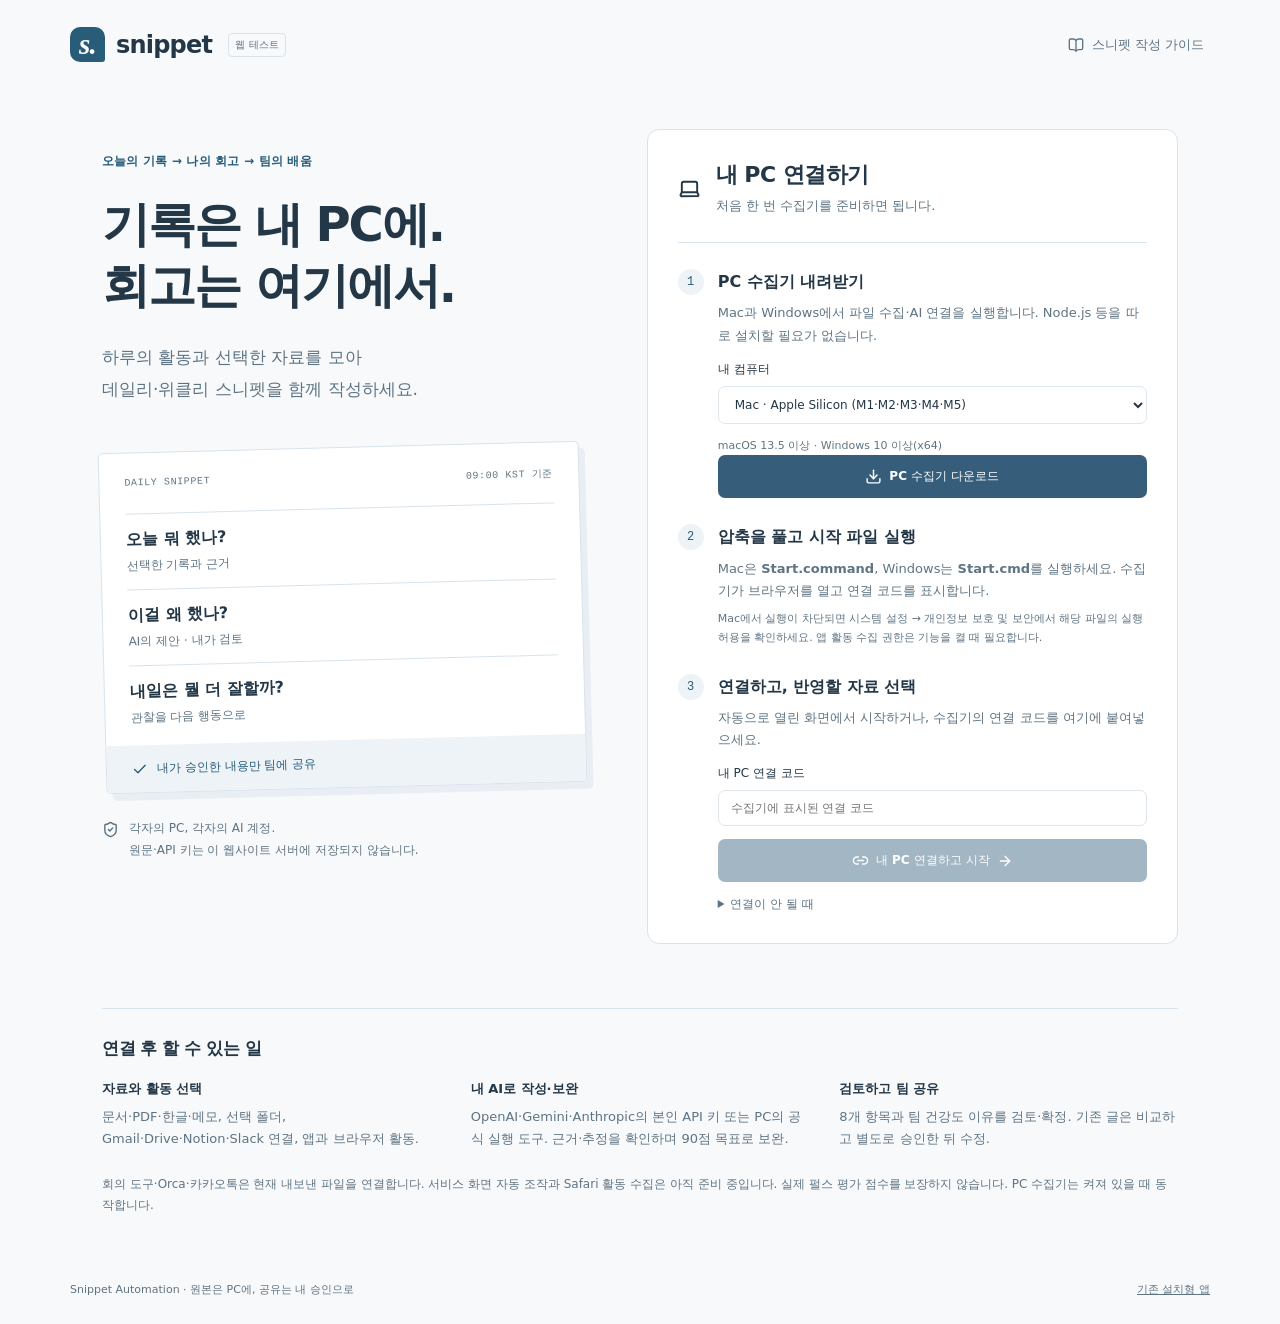
<file: docs/index.html>
<!doctype html>
<html lang="ko">
  <head>
    <meta charset="UTF-8" />
    <meta name="viewport" content="width=device-width, initial-scale=1.0" />
    <meta name="referrer" content="no-referrer" />
    <meta
      http-equiv="Content-Security-Policy"
      content="default-src 'self'; script-src 'self'; style-src 'self' 'unsafe-inline'; img-src 'self' data:; connect-src 'self' http://127.0.0.1:43174; object-src 'none'; base-uri 'none'; frame-src 'none'; form-action 'self'"
    />
    <meta
      name="description"
      content="내 PC의 기록으로 쓰는 데일리·위클리 스니펫. 본인 AI로 작성하고, 검토·승인한 내용만 팀에 공유하세요."
    />
    <title>Snippet · 오늘의 기록을 팀의 배움으로</title>
    <script type="module" crossorigin src="./assets/index-BI7aIsAz.js"></script>
    <link rel="stylesheet" crossorigin href="./assets/index-CjNIaOYD.css">
  </head>
  <body>
    <div id="root"></div>
  </body>
</html>
</file>
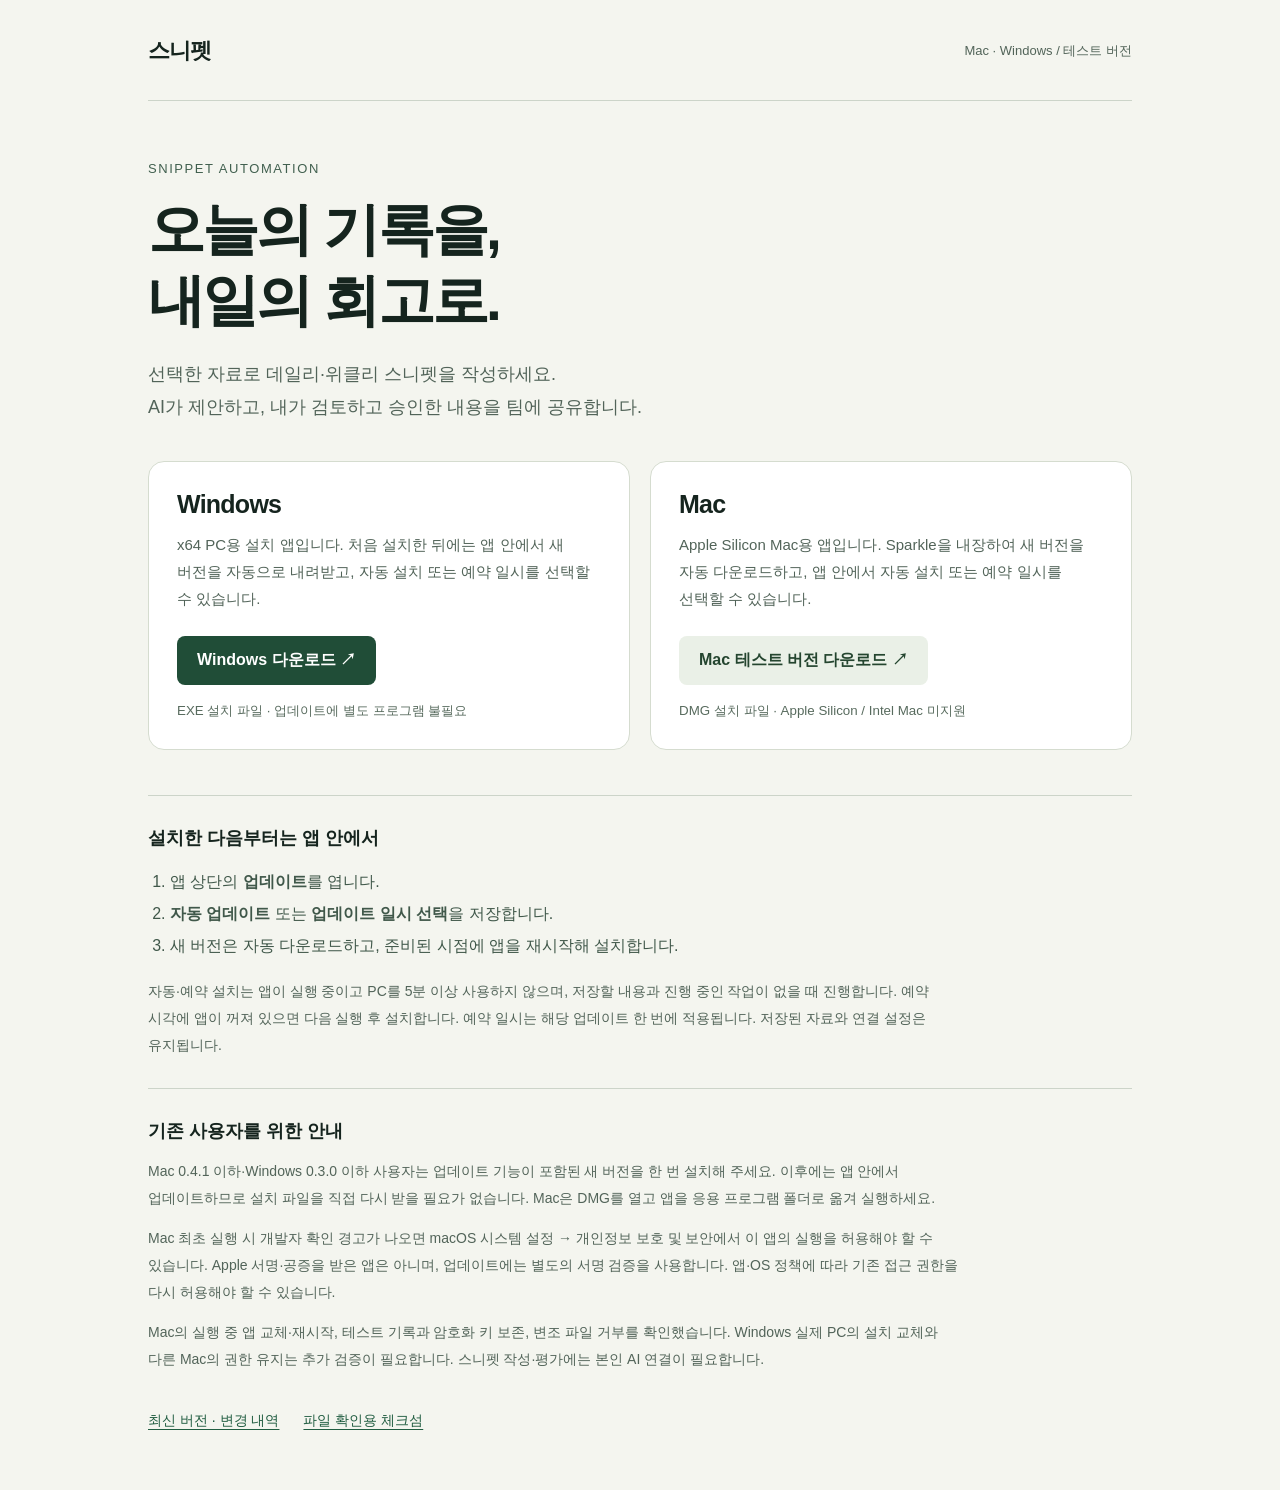
<file: docs/desktop/index.html>
<!doctype html>
<html lang="ko">
<head>
  <meta charset="utf-8">
  <meta name="viewport" content="width=device-width, initial-scale=1">
  <meta name="description" content="선택한 기록으로 작성하는 데일리·위클리 스니펫. Mac·Windows 설치 파일과 앱 업데이트 안내.">
  <title>스니펫 — 다운로드</title>
  <style>
    :root { color-scheme: light; font-family: -apple-system,BlinkMacSystemFont,"Segoe UI",sans-serif; color:#15241e; background:#f4f5ef; }
    * { box-sizing:border-box } body { margin:0 } main { max-width:1040px; margin:auto; padding:36px 28px 60px }
    header { display:flex; justify-content:space-between; align-items:center; padding-bottom:34px; border-bottom:1px solid #ccd4c9 }
    .brand { font-size:22px; font-weight:750; letter-spacing:-1px } .tag { font-size:13px; color:#526459 }
    .eyebrow { margin:60px 0 18px; color:#41604f; font-size:13px; letter-spacing:.12em } h1 { font-size:clamp(35px,5vw,57px); line-height:1.24; letter-spacing:-.05em; margin:0; font-weight:700 }
    .intro { font-size:18px; line-height:1.8; color:#526459; max-width:670px; margin:23px 0 38px; word-break:keep-all }
    .downloads { display:grid; grid-template-columns:1fr 1fr; gap:20px; margin-bottom:45px }
    article { background:#fff; border:1px solid #d5dccf; border-radius:16px; padding:28px; display:flex; flex-direction:column; align-items:flex-start }
    h2 { margin:0 0 12px; font-size:25px; letter-spacing:-.03em } article p { font-size:15px; line-height:1.8; margin:0 0 24px; color:#526459; flex:1; word-break:keep-all }
    a { color:#215d41; text-underline-offset:4px } .download { background:#204d37; color:white; text-decoration:none; font-weight:650; padding:14px 20px; border-radius:8px; display:inline-block }
    .secondary { background:#eaf0e7; color:#24452f } a:focus-visible { outline:3px solid #b47019; outline-offset:5px }
    small { display:block; color:#586b5e; margin-top:15px; line-height:1.6 } section { border-top:1px solid #ccd4c9; padding-top:30px; margin-top:30px }
    h3 { font-size:18px; margin:0 0 15px } ol { padding-left:22px; line-height:2; color:#40584a } .note { font-size:14px; line-height:1.9; color:#526459; max-width:820px; word-break:keep-all }
    footer { margin-top:40px; font-size:14px; display:flex; flex-wrap:wrap; gap:24px }
    @media(max-width:650px) { main { padding:24px 20px 40px } .downloads { grid-template-columns:1fr } .eyebrow { margin-top:40px } article { padding:24px } }
  </style>
</head>
<body><main>
  <header><span class="brand">스니펫</span><span class="tag">Mac · Windows / 테스트 버전</span></header>
  <p class="eyebrow">SNIPPET AUTOMATION</p>
  <h1>오늘의 기록을,<br>내일의 회고로.</h1>
  <p class="intro">선택한 자료로 데일리·위클리 스니펫을 작성하세요.<br>AI가 제안하고, 내가 검토하고 승인한 내용을 팀에 공유합니다.</p>
  <div class="downloads">
    <article>
      <h2>Windows</h2>
      <p>x64 PC용 설치 앱입니다. 처음 설치한 뒤에는 앱 안에서 새 버전을 자동으로 내려받고, 자동 설치 또는 예약 일시를 선택할 수 있습니다.</p>
      <a class="download" href="https://github.com/cosuss/snippet-automation-releases/releases/latest/download/Snippet-Automation-win-x64.exe">Windows 다운로드 ↗</a>
      <small>EXE 설치 파일 · 업데이트에 별도 프로그램 불필요</small>
    </article>
    <article>
      <h2>Mac</h2>
      <p>Apple Silicon Mac용 앱입니다. Sparkle을 내장하여 새 버전을 자동 다운로드하고, 앱 안에서 자동 설치 또는 예약 일시를 선택할 수 있습니다.</p>
      <a class="download secondary" href="https://github.com/cosuss/snippet-automation-releases/releases/latest/download/Snippet-Automation-mac-arm64.dmg">Mac 테스트 버전 다운로드 ↗</a>
      <small>DMG 설치 파일 · Apple Silicon / Intel Mac 미지원</small>
    </article>
  </div>
  <section>
    <h3>설치한 다음부터는 앱 안에서</h3>
    <ol><li>앱 상단의 <strong>업데이트</strong>를 엽니다.</li><li><strong>자동 업데이트</strong> 또는 <strong>업데이트 일시 선택</strong>을 저장합니다.</li><li>새 버전은 자동 다운로드하고, 준비된 시점에 앱을 재시작해 설치합니다.</li></ol>
    <p class="note">자동·예약 설치는 앱이 실행 중이고 PC를 5분 이상 사용하지 않으며, 저장할 내용과 진행 중인 작업이 없을 때 진행합니다. 예약 시각에 앱이 꺼져 있으면 다음 실행 후 설치합니다. 예약 일시는 해당 업데이트 한 번에 적용됩니다. 저장된 자료와 연결 설정은 유지됩니다.</p>
  </section>
  <section>
    <h3>기존 사용자를 위한 안내</h3>
    <p class="note">Mac 0.4.1 이하·Windows 0.3.0 이하 사용자는 업데이트 기능이 포함된 새 버전을 한 번 설치해 주세요. 이후에는 앱 안에서 업데이트하므로 설치 파일을 직접 다시 받을 필요가 없습니다. Mac은 DMG를 열고 앱을 응용 프로그램 폴더로 옮겨 실행하세요.</p>
    <p class="note">Mac 최초 실행 시 개발자 확인 경고가 나오면 macOS 시스템 설정 → 개인정보 보호 및 보안에서 이 앱의 실행을 허용해야 할 수 있습니다. Apple 서명·공증을 받은 앱은 아니며, 업데이트에는 별도의 서명 검증을 사용합니다. 앱·OS 정책에 따라 기존 접근 권한을 다시 허용해야 할 수 있습니다.</p>
    <p class="note">Mac의 실행 중 앱 교체·재시작, 테스트 기록과 암호화 키 보존, 변조 파일 거부를 확인했습니다. Windows 실제 PC의 설치 교체와 다른 Mac의 권한 유지는 추가 검증이 필요합니다. 스니펫 작성·평가에는 본인 AI 연결이 필요합니다.</p>
  </section>
  <footer><a href="https://github.com/cosuss/snippet-automation-releases/releases/latest">최신 버전 · 변경 내역</a><a href="https://github.com/cosuss/snippet-automation-releases/releases/latest/download/SHA256SUMS.txt">파일 확인용 체크섬</a></footer>
</main></body></html>
</file>
<file: docs/assets/index-CjNIaOYD.css>
:root{--back: #f4f7fa;--nav: #f8fafc;--ink: #243747;--muted: #73818e;--accent: #365e7b;--accent-pale: #e7f0f7;--line: #dfe7ed;--green: #458978;--body: "Apple SD Gothic Neo", "Malgun Gothic", system-ui, sans-serif;--utility: "SFMono-Regular", Consolas, monospace}*{box-sizing:border-box}body{margin:0;background:var(--back);color:var(--ink);font-family:var(--body);font-size:14px;-webkit-font-smoothing:antialiased}button,input,select,textarea{font:inherit}button{cursor:pointer}button:disabled{cursor:not-allowed;opacity:.45}button,a,input,textarea,select,summary{outline-offset:4px}button:focus-visible,input:focus-visible,textarea:focus-visible,select:focus-visible,summary:focus-visible{outline:2px solid var(--accent)}button{color:inherit}input,select,textarea{border:1px solid var(--line);background:#fff;border-radius:7px;padding:10px 12px;color:var(--ink);min-width:0}textarea{resize:vertical;line-height:1.8;min-height:90px}label{display:flex;flex-direction:column;gap:8px;color:var(--ink);font-size:13px;margin:17px 0}label small,.helper{font-size:12px;color:var(--muted);line-height:1.8}h1,h2,h3,p{margin:0}h1{font-size:30px;letter-spacing:-1.2px;font-weight:620;line-height:1.4}h2{font-size:18px;font-weight:650;letter-spacing:-.5px}h3{font-size:15px;font-weight:600}p{line-height:1.7}small{display:block}svg{flex-shrink:0}.app-shell{display:flex;min-height:100vh}.nav{width:205px;background:var(--nav);border-right:1px solid var(--line);padding:32px 17px 20px;position:fixed;inset:0 auto 0 0;display:flex;flex-direction:column}.brand{display:flex;align-items:center;gap:12px;padding:0 10px 42px;font-size:21px;font-weight:700;letter-spacing:-.6px}.brand small{font-size:10px;color:var(--muted);font-weight:400;letter-spacing:0;margin-top:4px}.brand-mark{width:40px;height:44px;display:grid;place-items:center;background:var(--accent);color:#fff;border-radius:9px 9px 16px}.nav-label{font-family:var(--utility);font-size:10px;letter-spacing:1.2px;color:#7b8996;padding:0 13px 12px}.nav-item{display:flex;gap:11px;align-items:center;border:0;background:transparent;padding:13px 12px;width:100%;text-align:left;border-radius:7px;color:var(--muted);margin:3px 0;font-size:13px}.nav-item.active{color:var(--accent);font-weight:600;background:var(--accent-pale)}.nav-item:hover{background:#e9eef3}.count{margin-left:auto;font-size:11px}.nav-bottom{margin-top:auto}.local-note{display:flex;align-items:flex-start;gap:9px;padding:16px 10px 24px;font-size:12px;color:#536d78}.local-note small{font-size:10px;margin-top:6px;color:var(--muted)}.main-shell{margin-left:205px;flex:1;min-width:0;display:flex;flex-direction:column}.topbar{height:64px;border-bottom:1px solid var(--line);background:#ffffffb3;display:flex;justify-content:space-between;align-items:center;padding:0 37px;font-size:11px;color:var(--muted)}.topbar>span{display:flex;align-items:center;gap:8px}.presence,.tiny-dot{width:6px;height:6px;border-radius:50%;background:var(--green);display:inline-block}.subtle{color:#7c8893}.main-content{padding:32px 37px 25px;flex:1;position:relative}.page-heading{display:flex;align-items:center;justify-content:space-between;gap:20px;margin-bottom:26px}.page-heading p{color:var(--muted);margin-top:8px;font-size:13px}.eyebrow{font-family:var(--utility);font-size:10px;letter-spacing:1.6px;color:var(--accent);margin-bottom:9px}.button{border:1px solid transparent;border-radius:7px;padding:10px 15px;display:inline-flex;align-items:center;justify-content:center;gap:7px;font-weight:550;white-space:nowrap;font-size:12px;min-height:38px}.primary{background:var(--accent);color:#fff}.primary:hover:not(:disabled){background:#244b6a}.secondary{background:#fff;border-color:var(--line)}.secondary:hover:not(:disabled){background:#f0f5f8}.button-row{display:flex;align-items:center;gap:8px;flex-wrap:wrap}.full{width:100%}.icon{border:0;background:transparent;padding:6px;border-radius:5px;display:inline-flex;align-items:center;justify-content:center;color:var(--muted)}.icon:hover{background:#edf2f5}.text-button{border:0;background:none;color:var(--accent);display:inline-flex;align-items:center;gap:7px;padding:8px 0;font-weight:550;font-size:12px}.quiet-button{border:0;background:none;color:var(--muted);padding:9px;font-size:12px}.periodbar{display:flex;align-items:center;gap:20px;margin-bottom:18px}.segmented{display:flex;background:#e7edf2;padding:4px;border-radius:8px}.segmented button{background:transparent;border:0;border-radius:5px;padding:7px 20px;color:var(--muted);font-size:12px}.segmented .selected{background:#fff;box-shadow:0 1px 3px #263d5212;color:var(--ink);font-weight:600}.date-label{flex-direction:row;align-items:center;margin:0;font-size:11px;gap:8px;color:var(--muted)}.date-label input{padding:7px 9px;font-family:var(--utility);font-size:11px;background:transparent}.period-hint{display:flex;gap:6px;align-items:center;margin-left:auto;color:var(--muted);font-size:11px}.writing-workspace{display:grid;grid-template-columns:minmax(245px,31%) minmax(450px,1fr);border:1px solid var(--line);border-radius:11px;overflow:hidden;background:#fff;min-height:640px;box-shadow:0 8px 28px #2b455a04}.evidence-pane{display:flex;flex-direction:column;background:#fbfcfd;border-right:1px solid var(--line);min-width:0}.pane-heading{padding:23px 23px 13px;display:flex;align-items:center;justify-content:space-between;gap:10px}.pane-heading h2{font-size:15px}.pane-heading h2 span{font-size:11px;background:#eaf0f4;color:var(--accent);border-radius:4px;padding:3px 6px;margin-left:4px}.pane-description{padding:0 23px 18px;color:var(--muted);font-size:10px;border-bottom:1px solid #e8edf2}.empty-evidence{display:flex;align-items:center;flex-direction:column;justify-content:center;padding:45px 16px;flex:1;text-align:center}.empty-stack{color:#8a9ba8;position:relative;margin-bottom:25px;padding:18px;background:#f1f5f8;border:1px dashed #d6e0e7;border-radius:12px}.stack-dot{position:absolute;width:14px;height:14px;background:var(--accent-pale);border:3px solid #fbfcfd;border-radius:50%;right:-5px;bottom:12px}.empty-evidence h3{font-size:14px;font-weight:550}.empty-evidence p{color:var(--muted);font-size:12px;margin:10px 0 18px}.evidence-footer{display:flex;align-items:center;justify-content:center;gap:7px;font-size:10px;color:#85919c;border-top:1px solid var(--line);padding:17px}.evidence-list{max-height:900px;overflow:auto;padding:12px}.evidence-item{display:flex;align-items:flex-start;gap:10px;padding:13px 9px;border-bottom:1px solid var(--line)}.evidence-item input{margin-top:5px;accent-color:var(--accent)}.evidence-summary{border:0;background:transparent;padding:0;text-align:left;min-width:0;display:flex;flex-direction:column;gap:6px}.source-stamp{color:var(--accent);font-size:10px;line-height:1.5}.evidence-summary strong{font-size:12px;line-height:1.6;word-break:break-word}.excerpt{font-size:11px;color:var(--muted);line-height:1.7;display:-webkit-box;-webkit-line-clamp:2;-webkit-box-orient:vertical;overflow:hidden}.evidence-summary time{font-family:var(--utility);font-size:9px;color:#8d98a1;margin-top:3px}.excluded{opacity:.45}.draft-pane{display:flex;flex-direction:column;min-width:0}.draft-pane>.pane-heading{border-bottom:1px solid var(--line);padding:24px 32px 19px}.document-label{display:block;font-family:var(--utility);font-size:9px;color:#8b98a3;letter-spacing:1.2px;margin-bottom:7px}.draft-start{position:relative;display:grid;grid-template-columns:1fr 1fr;gap:22px;padding:48px 30px;flex:1;align-items:center}.draft-intro{text-align:left;padding-left:3px}.round-icon{display:inline-grid;place-items:center;padding:12px;color:var(--accent);background:var(--accent-pale);border-radius:11px;margin-bottom:23px}.draft-intro h2{font-size:19px;line-height:1.6;letter-spacing:-.6px}.draft-intro p{font-size:11px;color:var(--muted);line-height:1.9;margin:13px 0 22px}.draft-intro .quiet-button{display:block;margin-top:5px}.template-preview{background:#fbfcfe;border:1px solid var(--line);border-radius:7px;padding:18px 15px;box-shadow:6px 6px #f0f4f7;transform:rotate(1.5deg);color:#566a7b;align-self:center}.template-preview>div{font-size:9px;margin:0 0 12px;line-height:1.5}.template-preview span{font-family:var(--utility);color:#9aabb9;margin-right:6px;font-size:8px}.writing-line{height:1px;background:#e1e9ef;margin:7px 0 0 19px;width:78%}.draft-footer{display:flex;justify-content:space-between;align-items:center;gap:10px;padding:17px 24px;border-top:1px solid var(--line);background:#fdfefe}.draft-footer>span{display:flex;align-items:center;gap:6px;font-size:10px;color:var(--muted)}.draft-body{padding:5px 32px 22px}.snippet-section{padding:22px 0;border-bottom:1px solid #e9eef2}.snippet-section:last-child{border-bottom:0}.question{display:flex;align-items:center;gap:9px;margin-bottom:12px;flex-wrap:wrap}.question-number{font-family:var(--utility);font-size:10px;color:#8295a5}.question h3{font-size:14px}.assessment{font-size:9px;padding:3px 6px;border-radius:4px;margin-left:auto;white-space:nowrap}.observed{background:#eaf4f0;color:#497562}.inferred{background:#f6f0df;color:#8b7140}.insufficient{background:#f0f2f4;color:#7b8690}.snippet-section>textarea{width:100%;border:1px solid #e7edf2;background:#fcfdfe;font-size:13px;min-height:98px}.citations{display:flex;gap:5px;margin-top:9px;flex-wrap:wrap}.citations button{display:flex;align-items:center;gap:5px;border:0;background:#edf3f7;border-radius:4px;font-size:9px;padding:5px 7px;color:var(--accent);max-width:240px;overflow:hidden;text-overflow:ellipsis;white-space:nowrap}.health-fields{background:#f3f8f7;padding:2px 15px;border-radius:7px;margin-top:10px}.health-fields label:first-child{flex-direction:row;align-items:center}.health-fields input{width:70px}.health-fields textarea{font-size:12px}.health-fields label{font-size:11px}.status-tag{font-size:10px;padding:5px 8px;border-radius:5px;white-space:nowrap;background:#f0f3f6;color:#6e7c89}.status-tag.ready{color:#27776b;background:#e9f4f0}.status-tag.error,.status-tag.partial{color:#8e6934;background:#f8f1e2}.status-tag.syncing{color:var(--accent);background:var(--accent-pale)}.app-footer{display:flex;justify-content:space-between;padding:15px 37px;font-size:9px;color:#8a97a2;border-top:1px solid var(--line);gap:10px}.app-footer>span:first-child{display:flex;align-items:center;gap:6px}.source-overview{display:flex;gap:65px;margin:35px 0;padding:0 4px}.source-overview>div{display:flex;align-items:baseline;gap:11px}.source-overview strong{font-family:var(--utility);font-weight:450;font-size:28px;color:var(--accent)}.source-overview span{font-size:11px;color:var(--muted)}.source-table{background:#fff;border:1px solid var(--line);border-radius:9px;overflow:hidden}.table-head,.source-row{display:grid;grid-template-columns:minmax(260px,1fr) 115px 115px 103px;gap:12px;align-items:center;padding:17px 22px}.table-head{font-size:10px;color:var(--muted);background:#f9fbfc;border-bottom:1px solid var(--line)}.source-row{border-bottom:1px solid var(--line);min-height:100px}.source-row:last-child{border-bottom:0}.source-info{display:flex;gap:14px;min-width:0}.source-icon{display:grid;place-items:center;width:38px;height:38px;background:#edf3f7;border-radius:8px;color:var(--accent);flex-shrink:0}.source-info strong{font-size:13px}.source-info small{font-size:10px;color:var(--muted);margin-top:5px}.source-info p{font-size:10px;color:#84909b;overflow-wrap:anywhere;margin-top:7px}.source-row time{font-size:10px;color:var(--muted)}.row-actions{display:flex}.danger:hover{color:#ad4949}.source-info details{font-size:11px;color:#8e6934;margin-top:7px}.source-info pre{white-space:pre-wrap;max-width:550px;font:10px var(--body);line-height:1.8}.table-empty{padding:65px;text-align:center;color:var(--muted)}.table-empty svg{margin-bottom:20px;color:#8ca1b1}.table-empty p{font-size:12px;margin-top:12px}.coverage-note{display:flex;align-items:flex-start;gap:14px;padding:25px 4px;color:var(--muted);max-width:780px}.coverage-note strong{font-size:12px;color:var(--ink)}.coverage-note p{font-size:11px;margin-top:6px;line-height:1.9}.archive-list{border:1px solid var(--line);border-radius:8px;overflow:hidden;background:#fff}.archive-row{display:flex;align-items:center;gap:25px;width:100%;border:0;border-bottom:1px solid var(--line);background:#fff;text-align:left;padding:24px}.archive-row:hover{background:#f7fafc}.archive-row>div{flex:1}.archive-date{font-size:25px;font-family:var(--utility);color:var(--accent)}.archive-row strong{font-size:14px}.archive-row p{font-size:11px;color:var(--muted);margin-top:5px}.settings-layout{display:grid;grid-template-columns:1fr 1fr;gap:20px}.settings-section{background:#fff;border:1px solid var(--line);border-radius:9px;padding:26px}.section-title{display:flex;align-items:flex-start;gap:12px;margin-bottom:23px;color:var(--accent)}.section-title h2{font-size:16px;color:var(--ink)}.section-title p{color:var(--muted);font-size:11px;margin-top:6px}.provider-tabs{display:flex;border:1px solid var(--line);border-radius:7px;padding:4px}.provider-tabs button{display:flex;gap:5px;align-items:center;justify-content:center;flex:1;background:none;border:0;padding:9px 7px;font-size:11px;border-radius:5px;color:var(--muted)}.provider-tabs .selected{background:var(--accent-pale);color:var(--accent)}.inline-control{display:flex;gap:8px}.inline-control input{width:100%;min-width:0}.form-grid{display:grid;grid-template-columns:1fr 1fr;gap:18px}.form-grid label{min-width:0}.wide,.settings-save{grid-column:1/-1}.settings-save{display:flex;justify-content:space-between;align-items:center;gap:20px}.settings-save .helper{max-width:70%;overflow-wrap:anywhere}.pairing{max-width:700px}.pairing input{font-family:var(--utility);font-size:11px}.transfer-error-dialog{width:min(560px,calc(100vw - 40px));max-height:calc(100dvh - 48px);overflow:auto;padding:28px;border:1px solid var(--line);border-radius:16px;color:var(--ink);background:#fff;box-shadow:0 18px 64px #15202030}.transfer-error-dialog::backdrop{background:#14202070}.transfer-error-dialog h2{margin:10px 0 18px;font-size:22px}.transfer-error-dialog h3{margin-top:24px;font-size:16px}.transfer-error-dialog p{line-height:1.65}.transfer-error-message{white-space:pre-wrap;overflow-wrap:anywhere}.transfer-error-actions{display:flex;flex-direction:column;gap:10px}.transfer-error-actions .button{white-space:normal}.overlay{position:fixed;inset:0;background:#152d4055;z-index:50;display:flex;align-items:center;justify-content:center;padding:32px;-webkit-backdrop-filter:blur(3px);backdrop-filter:blur(3px)}.modal{width:650px;max-width:100%;max-height:90vh;overflow:auto;background:#fff;border:1px solid #cbd7e0;border-radius:13px;padding:26px 30px;box-shadow:0 25px 100px #0a223033}.modal-head{display:flex;justify-content:space-between;gap:20px;align-items:center;margin-bottom:20px}.modal-head h2{font-size:21px;line-height:1.5}.modal>p{font-size:13px;color:var(--muted)}.modal-actions{display:flex;justify-content:flex-end;gap:9px;margin-top:23px;padding-top:20px;border-top:1px solid var(--line)}.modal fieldset{border:1px solid var(--line);border-radius:7px;padding:8px 14px;margin:17px 0}.modal legend{font-size:11px;color:var(--muted)}.radio-row{display:flex;flex-direction:row;align-items:center;gap:9px;font-size:12px}.radio-row input{width:auto;accent-color:var(--accent)}.path-list{background:#f4f7f9;padding:13px;border:1px dashed var(--line);border-radius:6px;font-size:11px;line-height:1.9;margin:13px 0;color:var(--muted);overflow-wrap:anywhere}.large-textarea{min-height:210px}.preview-summary{display:flex;justify-content:space-between;align-items:center;padding:22px;background:#eff5f8;border-radius:8px;margin:20px 0}.preview-summary strong{color:var(--accent)}.preview-summary span{font-size:12px;color:var(--muted)}.modal details{font-size:12px;line-height:1.8;margin:16px 0}.modal li{padding:3px 0}.approved-preview,.record-body{white-space:pre-wrap;overflow-wrap:anywhere;max-height:45vh;overflow:auto;background:#f7f9fb;border:1px solid var(--line);padding:18px;border-radius:6px;line-height:1.9;font:12px/1.9 var(--body);margin:18px 0}.banner{display:flex;align-items:center;gap:10px;padding:12px 14px;border-radius:7px;margin-bottom:18px;font-size:12px;line-height:1.6}.banner .icon{margin-left:auto}.error{background:#fff1ec;color:#9c4b31;border:1px solid #f0d1c5}.progress{background:#e9f2f9;color:var(--accent)}.toast{position:fixed;bottom:35px;left:50%;transform:translate(-35%);padding:13px 20px;border-radius:9px;background:#25475a;color:#fff;z-index:100;box-shadow:0 8px 30px #152d4033;display:flex;align-items:center;gap:8px;font-size:12px}.loading{height:100vh;display:flex;flex-direction:column;align-items:center;justify-content:center;gap:15px;color:var(--accent)}.loading p{font-size:13px;color:var(--muted)}hr{border:0;border-top:1px solid var(--line);margin:25px 0}.spin{animation:spin 1.2s linear infinite}@keyframes spin{to{transform:rotate(360deg)}}@media(max-width:1190px){.nav{width:175px;padding-left:12px;padding-right:12px}.main-shell{margin-left:175px}.main-content{padding:26px 24px}.topbar{padding:0 24px}.brand{padding-left:5px;gap:8px}.brand small{font-size:9px}.draft-start{display:flex;flex-direction:column;align-items:stretch;padding:30px}.template-preview{display:none}.draft-intro{text-align:center}.draft-intro .quiet-button{margin:auto}.period-hint{display:none}.writing-workspace{grid-template-columns:265px 1fr}.draft-body{padding:5px 22px}.draft-footer{flex-wrap:wrap}.source-overview{gap:30px}.table-head,.source-row{grid-template-columns:minmax(200px,1fr) 93px 95px 91px;padding:16px}.settings-section{padding:22px}.question h3{font-size:13px}}@media(max-width:850px){.nav{width:65px;padding:25px 7px}.brand{padding:0 5px 25px}.brand>span,.nav-label,.nav-item .count,.local-note{display:none}.nav-item{font-size:0;padding:14px}.main-shell{margin-left:65px}.writing-workspace{grid-template-columns:1fr}.evidence-pane{border-right:0;border-bottom:1px solid var(--line)}.empty-evidence{padding:28px}.evidence-list{max-height:280px}.draft-start{min-height:400px}.settings-layout{grid-template-columns:1fr}.page-heading{align-items:flex-start}.source-overview{gap:20px}.source-overview>div{display:block}.source-overview span{display:block}.table-head{display:none}.source-row{grid-template-columns:1fr auto}.periodbar{flex-wrap:wrap}.page-heading h1{font-size:25px}}@media(prefers-reduced-motion:reduce){*{animation:none!important;scroll-behavior:auto!important}}.modal-status{position:fixed;left:50%;transform:translate(-50%);top:20px;width:min(660px,90vw);z-index:120;box-shadow:0 8px 30px #1b26352a}.progress-status{top:auto;bottom:20px}.date-correction{display:flex;gap:12px;align-items:end;flex-wrap:wrap;margin-bottom:18px}.date-correction .helper{flex-basis:100%;margin:0}.gcs-publish{display:grid;gap:14px}.gcs-destination{padding:14px;background:var(--back);border:1px solid var(--line);border-radius:8px;line-height:1.8;overflow-wrap:anywhere}.gcs-comparison{display:grid;grid-template-columns:minmax(0,1fr) minmax(0,1fr);gap:16px}.gcs-comparison h3{font-size:14px;margin:0 0 8px}.gcs-comparison pre{height:300px;margin:0}.gcs-error{color:#9d302f;line-height:1.65}.gcs-connection-report{border:1px solid var(--line);border-radius:8px;padding:18px;margin-top:16px}.gcs-connection-report h3{margin:0 0 8px;font-size:15px}.gcs-connection-report ol{margin:16px 0;padding:0;list-style:none;display:grid;gap:14px}.gcs-connection-report li{display:grid;gap:5px;font-size:13px;line-height:1.6}.gcs-connection-report code{font-size:12px;overflow-wrap:anywhere}.gcs-check-failed strong{color:#9d302f}.gcs-check-passed strong{color:#246040}.manual-publish{margin-top:24px;border-top:1px solid var(--line);padding-top:18px}.manual-publish summary{cursor:pointer;font-size:13px;margin-bottom:16px}@media(max-width:650px){.gcs-comparison{grid-template-columns:1fr}}.manual-publish-controls{border:0;padding:0;margin:0;min-width:0}.writing-guide{max-width:1120px;margin:0 auto;font-size:15px;line-height:1.75}.guide-card{background:#fff;border:1px solid var(--line);border-radius:12px;padding:28px;margin-bottom:22px}.guide-card h2{font-size:20px;line-height:1.4;margin:0 0 12px}.guide-card p{margin:8px 0 14px}.guide-table-wrap{overflow-x:auto}.guide-table{width:100%;border-collapse:collapse;font-size:14px;text-align:left}.guide-table caption{text-align:left;font-size:13px;color:var(--muted);margin-bottom:8px}.guide-table th,.guide-table td{padding:14px 12px;border-bottom:1px solid var(--line);vertical-align:top}.guide-table thead{background:var(--back)}.guide-table tbody th{width:34%;font-weight:600}.guide-table td:nth-child(2){white-space:nowrap;font-weight:600;color:var(--accent)}.guide-table th small{display:block;font-weight:400;color:var(--muted);font-size:13px;margin-top:4px}.guide-note{padding:16px 18px;margin-top:20px;background:var(--accent-pale);border-radius:8px;font-size:14px}.guide-note p:last-child{margin-bottom:0}.guide-section-heading{display:flex;align-items:start;justify-content:space-between;gap:16px;flex-wrap:wrap}.guide-sections{margin:0;padding-left:24px}.guide-sections li{padding:18px 0 20px 8px;border-bottom:1px solid var(--line)}.guide-sections li:last-child{border-bottom:0}.guide-sections h3{font-size:16px;margin:0}.guide-sections blockquote{margin:12px 0 0;padding:14px 18px;border-left:3px solid var(--accent);background:var(--back)}.guide-sections blockquote span{display:block;font-size:12px;color:var(--muted);margin-bottom:5px}.guide-checklist,.approval-writing-checklist ul{padding-left:22px}.guide-checklist li,.approval-writing-checklist li{margin:8px 0}.guide-source-links{display:flex;flex-wrap:wrap;gap:12px 22px}.guide-provenance{font-size:14px}.section-writing-hint{font-size:13px;line-height:1.65;color:var(--muted);margin:0 0 10px}.approval-writing-checklist{margin:18px 0;font-size:14px;line-height:1.6}.approval-writing-checklist summary{cursor:pointer;color:var(--accent)}.modal:has(.quality-coach){width:min(1040px,calc(100vw - 64px))}.quality-coach{line-height:1.7;font-size:14px}.quality-coach .guide-note{margin:16px 0}.quality-coach .quality-inputs{margin-top:24px}.quality-inputs>label:not(.radio-row){display:block;margin:18px 0 6px;font-weight:600}.quality-inputs textarea{width:100%;resize:vertical}.quality-source-list{max-height:280px;overflow-y:auto;padding:4px}.quality-source-list>div{padding:8px 0;border-bottom:1px solid var(--line)}.quality-text{white-space:pre-wrap;overflow-wrap:anywhere;font:inherit;background:var(--back);padding:16px;max-height:340px;overflow:auto}.quality-preview,.quality-results{border-top:1px solid var(--line);margin-top:24px;padding-top:24px}.quality-progress{display:flex;align-items:center;justify-content:space-between;gap:16px;padding:16px;margin-top:20px;background:var(--accent-pale);border-radius:8px}.quality-progress p{margin:4px 0 0}.quality-results>label{display:block;margin-bottom:8px}.quality-results>select{width:100%}.quality-rounds{display:flex;flex-wrap:wrap;gap:8px;margin:20px 0}.quality-score{display:flex;align-items:baseline;flex-wrap:wrap;gap:16px;margin:18px 0}.quality-score>strong{font-size:38px;color:var(--accent)}.quality-score small{font-size:16px;font-weight:400;color:var(--muted)}.quality-score>span{color:var(--muted)}.quality-results blockquote{border-left:2px solid var(--line);margin:8px 0;padding:4px 12px;color:var(--muted)}.quality-diff{margin:18px 0}.quality-diff h3{font-size:15px}.quality-diff>div{display:grid;grid-template-columns:1fr 1fr;gap:12px}.quality-diff>div>div{padding:14px;background:var(--back);border-radius:6px;min-width:0}.quality-diff p{white-space:pre-wrap;overflow-wrap:anywhere}.quality-apply{border-top:1px solid var(--line);margin-top:24px;padding-top:12px}@media(max-width:760px){.quality-diff>div{grid-template-columns:1fr}}@media(max-width:760px){.guide-card{padding:18px}.guide-table{min-width:560px}}.snippet-export{max-width:1060px}.export-controls{border:0;padding:0;margin:0;min-width:0;display:grid;gap:20px}.snippet-export .settings-section{margin-bottom:20px}.export-query{display:grid;grid-template-columns:1fr 1fr 1fr auto;gap:12px;align-items:end}.export-query label{margin:0}.export-snippets{display:grid;gap:10px;margin:16px 0}.export-snippets article{border:1px solid var(--line);border-radius:10px;padding:14px}.export-snippets details{margin-top:8px}.snippet-export pre{white-space:pre-wrap;overflow-wrap:anywhere;font:inherit;line-height:1.7;max-height:420px;overflow:auto;padding:16px;background:var(--surface-subtle, #f4f5f4);border-radius:8px}.export-selection{display:flex;flex-wrap:wrap;gap:8px;align-items:center;margin-top:18px}.export-history{list-style:none;padding:0;display:grid;gap:16px}.export-history li{display:grid;gap:5px;border-top:1px solid var(--line);padding-top:14px}.export-history p{margin:0}.export-preview .banner{display:block}@media(max-width:760px){.export-query{grid-template-columns:1fr 1fr}}@media(max-width:480px){.export-query{grid-template-columns:1fr}}.web-start{--web-blue: #285c79;--web-paper: #fff;--web-wash: #edf3f7;--web-ink: #243747;--web-soft: #5f7483;--web-line: #d8e3eb;min-height:100vh;background:#f7f9fb}.web-header,.web-footer{max-width:1220px;margin:auto;padding:27px 40px;display:flex;justify-content:space-between;align-items:center;gap:20px}.web-brand{display:flex;gap:11px;align-items:center;font-size:24px;font-weight:700;letter-spacing:-.8px;color:var(--web-ink);text-decoration:none}.web-brand-mark{display:grid;place-items:center;width:35px;height:35px;color:#fff;background:var(--web-blue);border-radius:10px 10px 3px;font-family:Georgia,serif;font-style:italic;font-size:29px}.web-beta{font-size:10px;letter-spacing:.2px;font-weight:500;border:1px solid var(--web-line);border-radius:4px;padding:4px 6px;margin-left:5px;color:var(--web-soft)}.web-text-button{display:flex;align-items:center;gap:8px;background:none;border:0;font-size:13px;color:var(--web-soft)}.web-onboarding{max-width:1140px;margin:40px auto 0;padding:0 32px;display:grid;grid-template-columns:.95fr 1.05fr;gap:64px}.web-label{font-size:12px;color:var(--web-blue);font-weight:600;letter-spacing:.2px;margin:24px 0}.web-intro h1{font-size:clamp(34px,3.8vw,48px);letter-spacing:-2px;line-height:1.28;font-weight:650}.web-lead{font-size:17px;color:var(--web-soft);line-height:1.9;margin-top:24px}.web-paper{margin-top:42px;padding:24px 25px 0;background:var(--web-paper);border:1px solid var(--web-line);border-radius:5px;box-shadow:6px 7px #e8eef3;transform:rotate(-1.5deg)}.web-paper-top{display:flex;justify-content:space-between;padding-bottom:22px;font-family:var(--utility);font-size:10px;letter-spacing:.6px;color:var(--web-soft)}.web-paper-line{border-top:1px solid var(--web-line);padding:15px 0;display:flex;flex-direction:column;gap:7px}.web-paper-line span{font-size:16px;font-weight:600}.web-paper-line small{color:var(--web-soft);font-size:12px}.web-paper-bottom{background:var(--web-wash);margin:4px -25px 0;padding:15px 25px;display:flex;align-items:center;gap:9px;font-size:12px;color:var(--web-blue)}.web-private{display:flex;gap:10px;color:var(--web-soft);margin-top:30px;font-size:12px;line-height:1.8}.web-private svg{margin-top:3px}.web-setup{background:#fff;border:1px solid var(--web-line);border-radius:12px;padding:30px}.web-setup-heading{display:flex;gap:15px;align-items:center;padding-bottom:25px;border-bottom:1px solid var(--web-line)}.web-setup-heading h2{font-size:22px}.web-setup-heading p{color:var(--web-soft);font-size:13px;margin-top:5px}.web-steps{margin:0;padding:0;list-style:none}.web-steps li{display:flex;gap:14px;padding-top:25px}.web-step-number{background:var(--web-wash);color:var(--web-blue);font-family:var(--utility);width:26px;height:26px;border-radius:50%;display:grid;place-items:center;flex-shrink:0;font-size:12px;margin-top:1px}.web-steps li>div:last-child{flex:1;min-width:0}.web-steps h3{font-size:16px;line-height:1.7}.web-steps p{color:var(--web-soft);margin-top:7px;font-size:13px;line-height:1.75}.web-steps label{font-size:12px;margin:13px 0}.web-steps select{width:100%}.web-steps .button{width:100%;justify-content:center;min-height:43px;text-decoration:none}.web-steps .web-small{font-size:11px;line-height:1.7}.web-troubleshooting{margin-top:14px;font-size:12px;color:var(--web-soft)}.web-troubleshooting summary{cursor:pointer}.web-troubleshooting a{display:inline-block;color:var(--web-blue);margin-top:10px}.web-steps .web-error{color:#9e3434;background:#fff3f2;border:1px solid #f2ceca;border-radius:5px;padding:10px}.web-scope{grid-column:1/-1;border-top:1px solid var(--web-line);padding-top:28px}.web-scope h2{font-size:17px;margin-bottom:18px}.web-scope>div{display:grid;grid-template-columns:repeat(3,1fr);gap:30px}.web-scope p{font-size:13px;color:var(--web-soft)}.web-scope strong{display:block;color:var(--web-ink);margin-bottom:6px}.web-scope .web-small{font-size:12px;margin-top:23px;line-height:1.8}.web-footer{margin-top:38px;font-size:11px;color:var(--web-soft)}.web-footer a{color:inherit}.web-guide{max-width:1120px;padding:30px;margin:auto}.web-connection-bar{position:fixed;inset:0 0 auto;z-index:100;background:#e7f0ed;color:#285a4a;padding:7px 18px;display:flex;gap:8px;align-items:center;font-size:11px;min-height:32px}.web-connection-bar button{margin-left:auto;border:0;background:none;text-decoration:underline;font-size:11px}.web-connection-bar.offline{background:#fff0d5;color:#785426}.web-connection-bar button+button{margin-left:8px}.web-connected{padding-top:32px}.web-connected .nav{top:32px}.web-connected .app-shell{min-height:calc(100vh - 32px)}@media(max-width:900px){.web-onboarding{gap:30px;grid-template-columns:1fr 1fr;padding:0 24px}.web-setup{padding:22px}.web-header{padding:24px}.web-intro h1{font-size:36px}.web-paper{padding-left:20px;padding-right:20px}.web-paper-bottom{margin-left:-20px;margin-right:-20px;padding:14px 20px}}@media(max-width:700px){.web-onboarding{display:flex;flex-direction:column;margin-top:10px;gap:32px;padding:0 20px}.web-intro h1{font-size:38px}.web-label{margin:14px 0}.web-lead{margin-top:14px;font-size:15px}.web-paper{display:none}.web-private{margin-top:20px}.web-setup{padding:22px 18px}.web-scope>div{grid-template-columns:1fr;gap:16px}.web-footer{flex-direction:column;align-items:flex-start;padding:25px 20px}.web-header{padding:20px}.web-brand{font-size:21px}.web-beta{display:none}.web-text-button{font-size:11px}.web-guide{padding:20px}.web-connection-bar{font-size:10px;gap:5px;padding:6px 10px}.web-connection-bar span{max-width:80%}}
</file>
